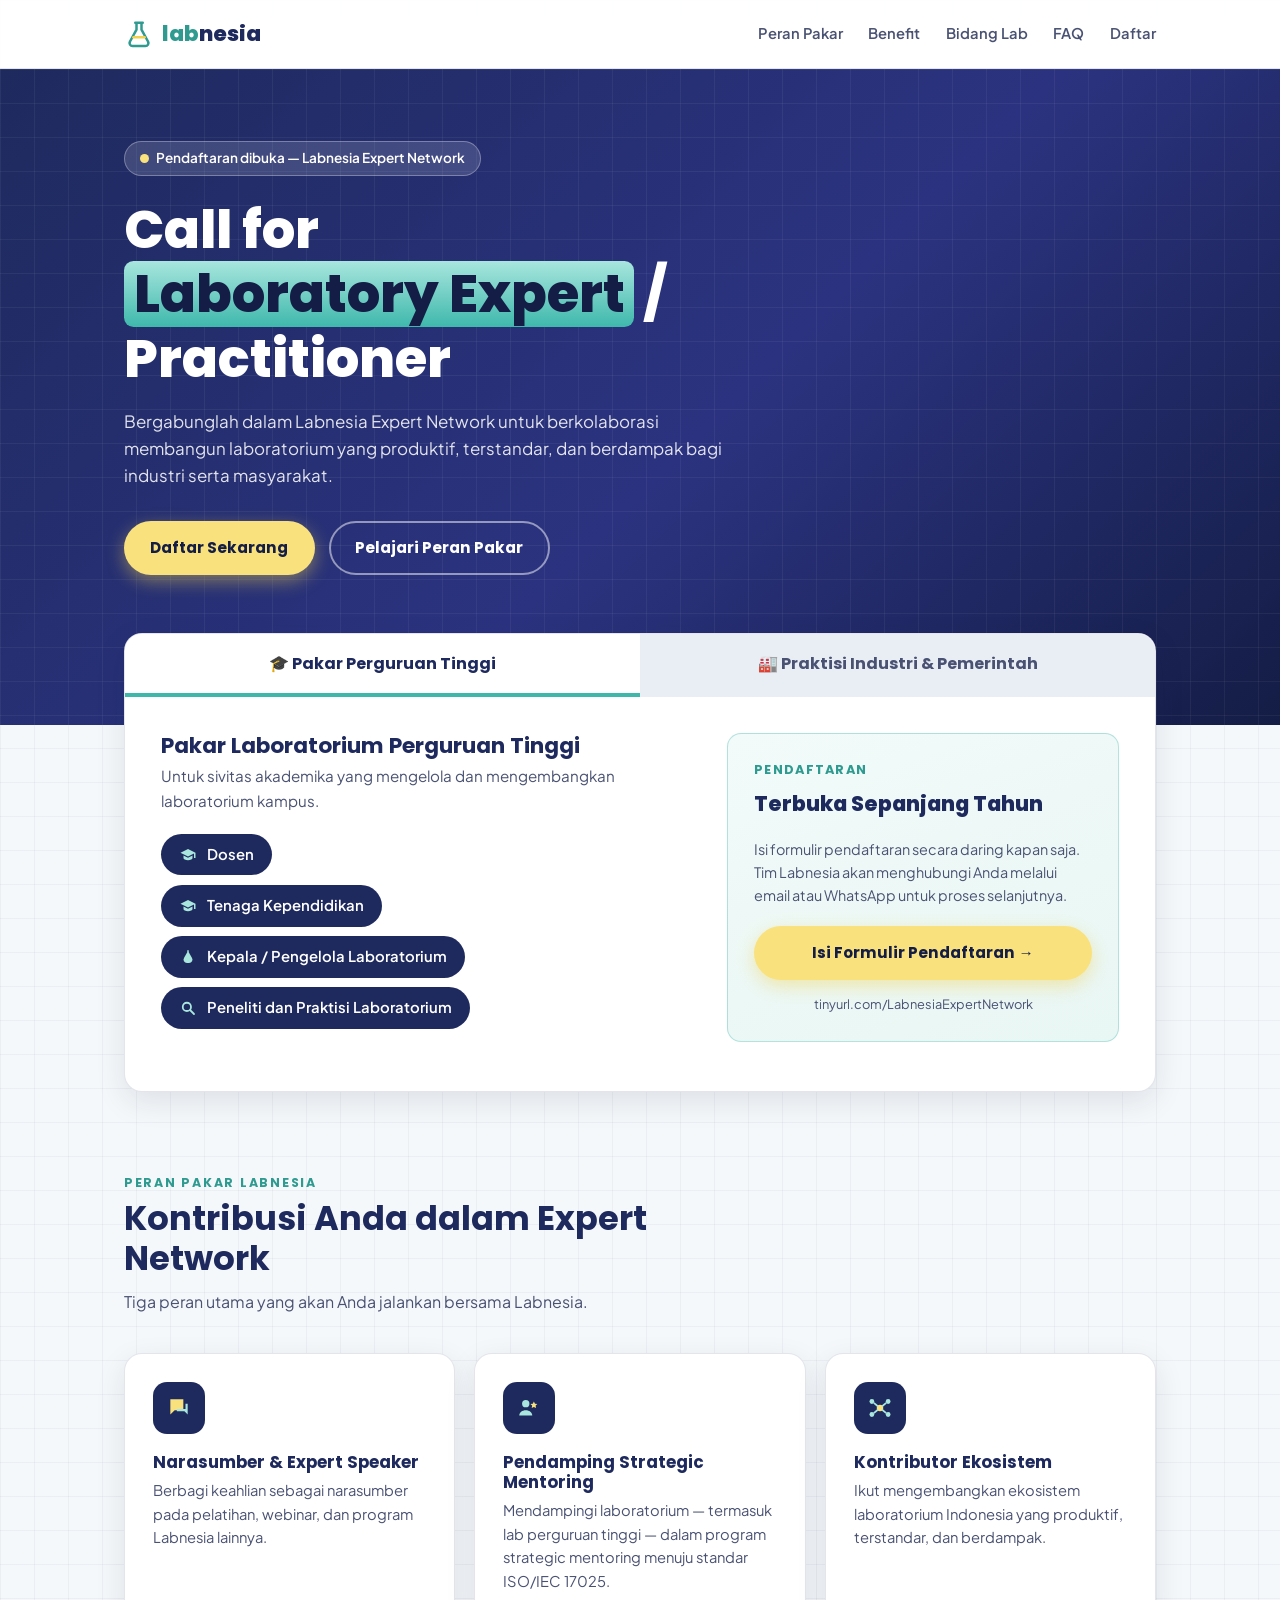
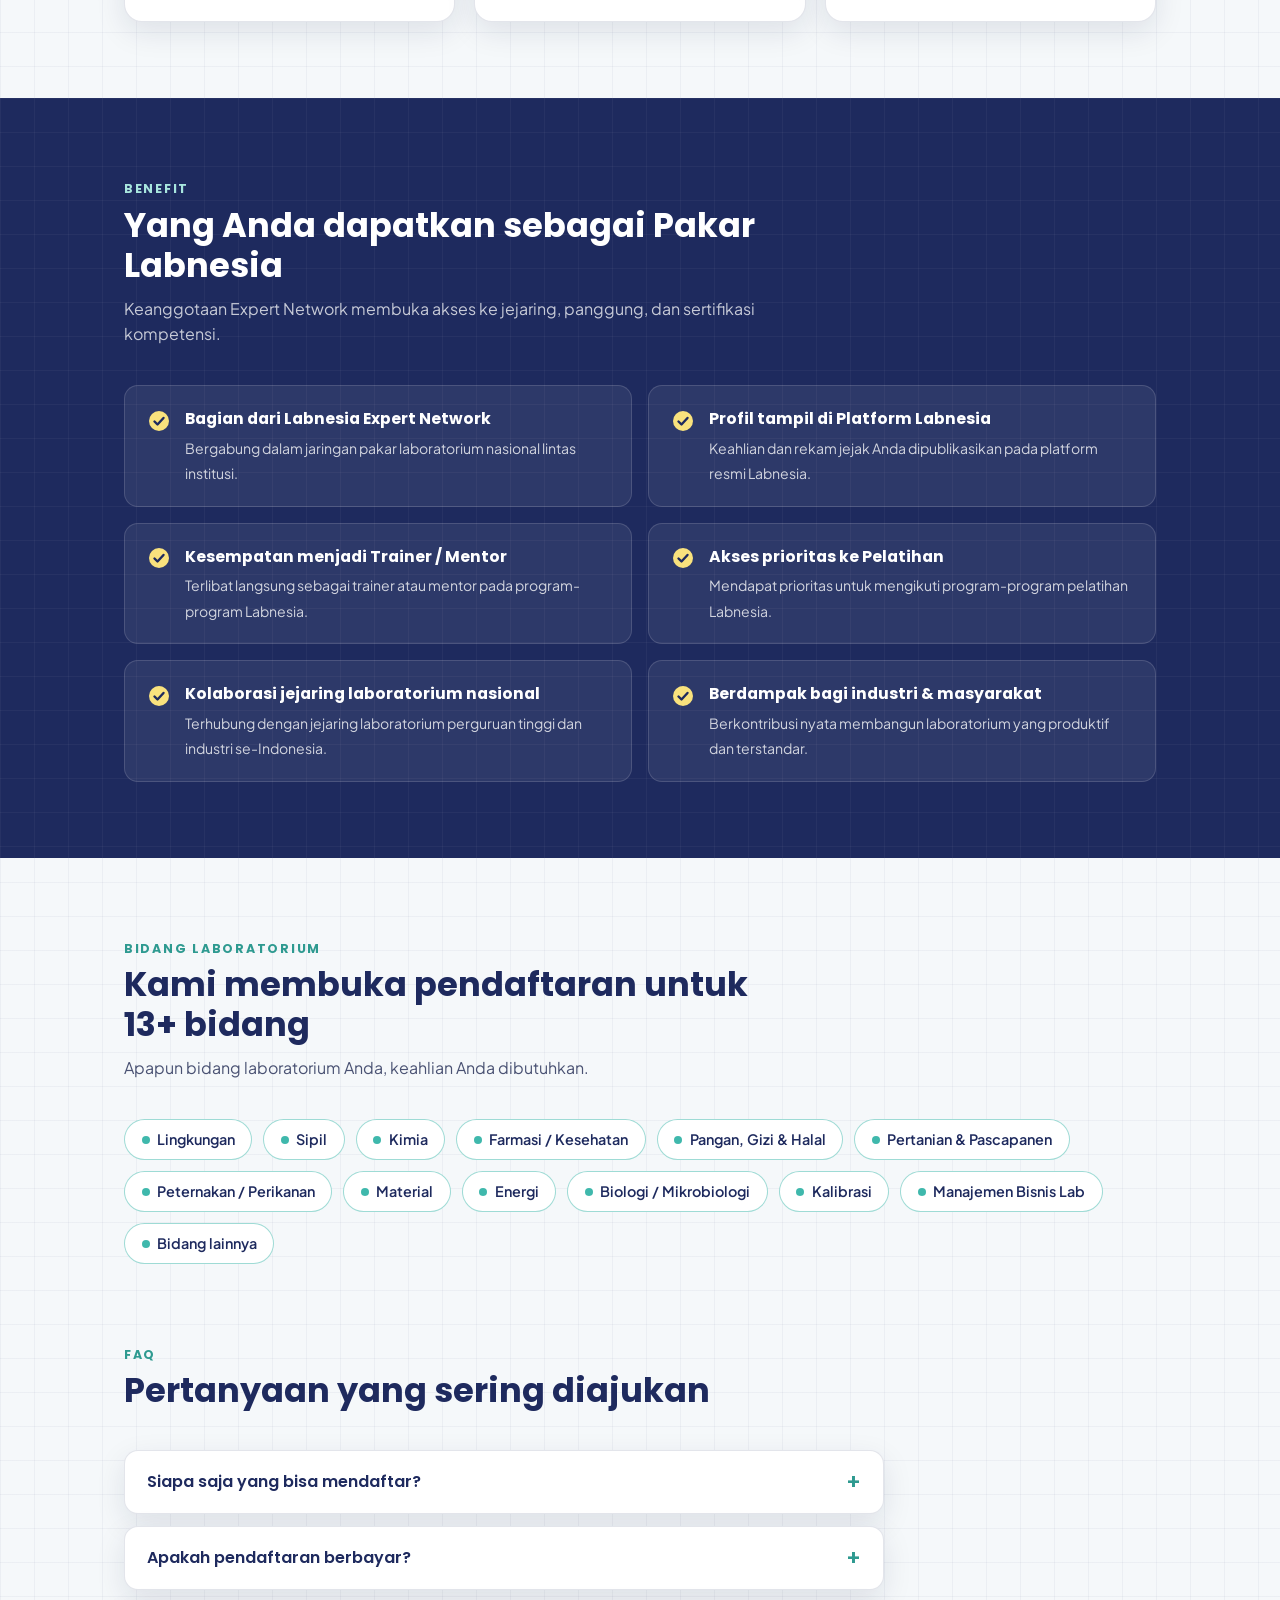
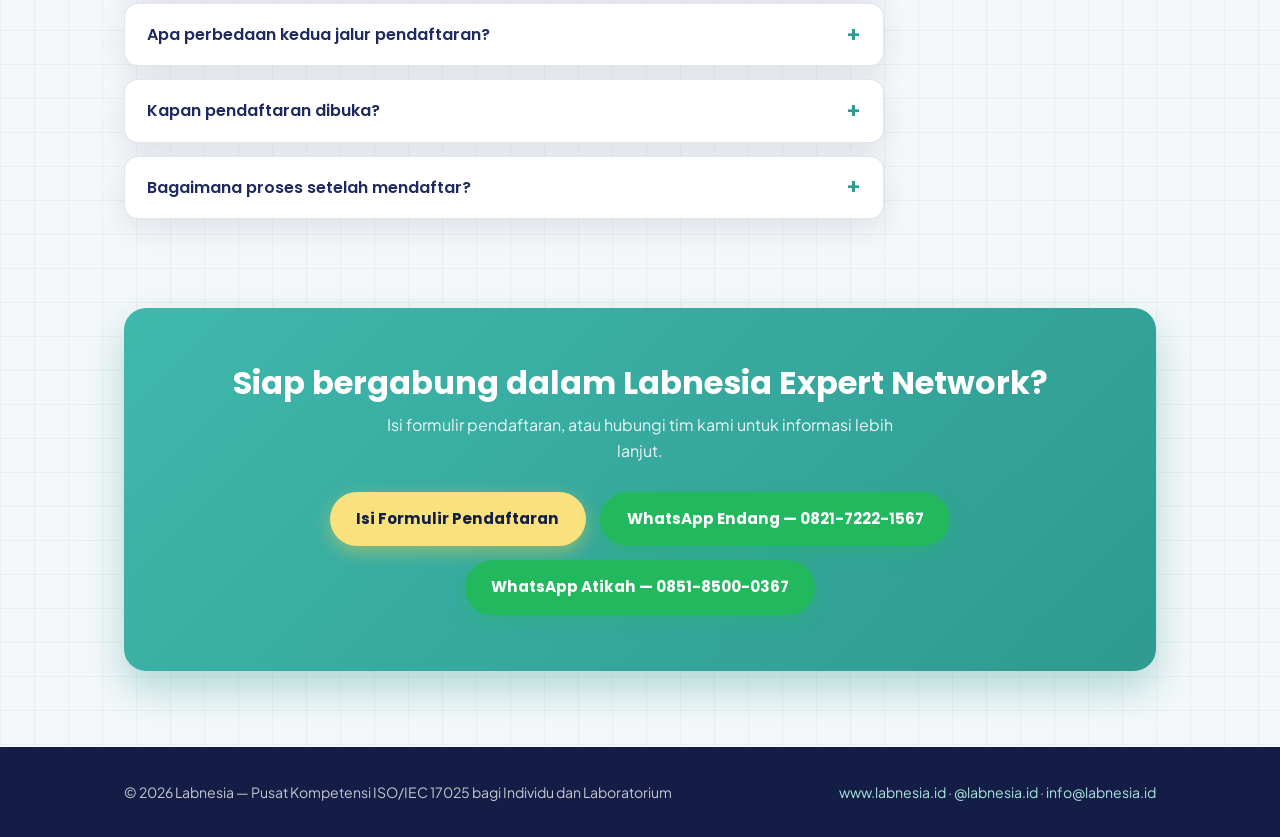
<file: labnesia-expert-network.html>
<!DOCTYPE html>
<html lang="id">
<head>
<meta charset="UTF-8">
<meta name="viewport" content="width=device-width, initial-scale=1.0">
<title>Labnesia Expert Network — Bergabung sebagai Pakar Laboratorium</title>
<link rel="preconnect" href="https://fonts.googleapis.com">
<link rel="preconnect" href="https://fonts.gstatic.com" crossorigin>
<link href="https://fonts.googleapis.com/css2?family=Poppins:wght@600;700;800&family=Plus+Jakarta+Sans:ital,wght@0,400;0,500;0,600;0,700;1,500&display=swap" rel="stylesheet">
<style>
:root{
  --navy:#1E2A5E;
  --navy-deep:#141D45;
  --indigo:#2B3380;
  --teal:#3FB8AC;
  --teal-dark:#2E9A90;
  --mint:#A8E6DE;
  --yellow:#F9E27D;
  --yellow-deep:#F2D14E;
  --paper:#F5F8FA;
  --white:#FFFFFF;
  --ink:#1C2340;
  --ink-soft:#4A5273;
  --line:rgba(30,42,94,.12);
  --radius:18px;
  --shadow:0 10px 30px rgba(20,29,69,.10);
}
*{margin:0;padding:0;box-sizing:border-box}
html{scroll-behavior:smooth}
body{
  font-family:'Plus Jakarta Sans',system-ui,sans-serif;
  color:var(--ink);
  background:
    linear-gradient(rgba(30,42,94,.045) 1px, transparent 1px),
    linear-gradient(90deg, rgba(30,42,94,.045) 1px, transparent 1px),
    var(--paper);
  background-size:34px 34px, 34px 34px, auto;
  line-height:1.6;
}
h1,h2,h3{font-family:'Poppins',sans-serif;line-height:1.2}
a{color:inherit}
img{max-width:100%}
.wrap{max-width:1080px;margin:0 auto;padding:0 24px}
.eyebrow{
  display:inline-block;font-family:'Poppins',sans-serif;font-weight:700;
  font-size:.78rem;letter-spacing:.14em;text-transform:uppercase;
  color:var(--teal-dark);
}
.btn{
  display:inline-flex;align-items:center;gap:.55em;
  font-family:'Poppins',sans-serif;font-weight:700;font-size:.95rem;
  padding:.85em 1.6em;border-radius:999px;text-decoration:none;
  border:2px solid transparent;cursor:pointer;
  transition:transform .15s ease, box-shadow .15s ease, background .15s ease;
}
.btn:focus-visible{outline:3px solid var(--teal);outline-offset:3px}
.btn-primary{background:var(--yellow);color:var(--navy-deep);box-shadow:0 6px 18px rgba(242,209,78,.45)}
.btn-primary:hover{transform:translateY(-2px);background:var(--yellow-deep)}
.btn-ghost{background:transparent;color:var(--white);border-color:rgba(255,255,255,.5)}
.btn-ghost:hover{background:rgba(255,255,255,.12)}
.btn-wa{background:#22B95E;color:#fff;box-shadow:0 6px 18px rgba(34,185,94,.35)}
.btn-wa:hover{transform:translateY(-2px)}

/* ---------- Header ---------- */
header{
  position:sticky;top:0;z-index:50;
  background:rgba(255,255,255,.92);backdrop-filter:blur(8px);
  border-bottom:1px solid var(--line);
}
.nav{display:flex;align-items:center;justify-content:space-between;height:68px}
.logo{display:flex;align-items:center;gap:.5rem;text-decoration:none}
.logo svg{width:30px;height:30px}
.logo strong{font-family:'Poppins',sans-serif;font-weight:800;font-size:1.35rem;color:var(--teal-dark)}
.logo strong span{color:var(--navy)}
.nav-links{display:flex;gap:1.6rem;font-weight:600;font-size:.92rem}
.nav-links a{text-decoration:none;color:var(--ink-soft)}
.nav-links a:hover{color:var(--teal-dark)}
@media(max-width:760px){.nav-links{display:none}}

/* ---------- Hero ---------- */
.hero{
  background:linear-gradient(135deg,var(--navy) 0%,var(--indigo) 55%,var(--navy-deep) 100%);
  color:var(--white);
  padding:72px 0 150px;
  position:relative;overflow:hidden;
}
.hero::before{
  content:"";position:absolute;inset:0;
  background:
    linear-gradient(rgba(255,255,255,.05) 1px, transparent 1px),
    linear-gradient(90deg, rgba(255,255,255,.05) 1px, transparent 1px);
  background-size:34px 34px;
  pointer-events:none;
}
.hero .wrap{position:relative}
.hero-badge{
  display:inline-flex;align-items:center;gap:.5em;
  background:rgba(255,255,255,.14);border:1px solid rgba(255,255,255,.3);
  border-radius:999px;padding:.4em 1.1em;font-weight:600;font-size:.85rem;
  margin-bottom:1.4rem;
}
.hero-badge .dot{width:9px;height:9px;border-radius:50%;background:var(--yellow);animation:pulse 1.8s infinite}
@keyframes pulse{0%,100%{opacity:1}50%{opacity:.35}}
.hero h1{
  font-size:clamp(2rem,4.6vw,3.3rem);font-weight:800;max-width:17ch;
  margin-bottom:1.1rem;
}
.hero h1 .hl{
  color:var(--navy-deep);
  background:linear-gradient(180deg,var(--mint),var(--teal));
  padding:.02em .18em;border-radius:.18em;display:inline-block;
}
.hero p.lead{max-width:52ch;font-size:1.06rem;color:rgba(255,255,255,.86);margin-bottom:2rem}
.hero-ctas{display:flex;flex-wrap:wrap;gap:.9rem}
.periods{display:flex;flex-wrap:wrap;gap:.8rem;margin-top:2.2rem}
.period-chip{
  background:var(--navy-deep);border:1px solid rgba(255,255,255,.18);
  border-radius:14px;padding:.7em 1.1em;font-size:.86rem;
}
.period-chip strong{display:block;font-family:'Poppins',sans-serif;color:var(--yellow);font-size:.95rem}

/* ---------- Track tabs (signature) ---------- */
.tracks{margin-top:-92px;position:relative;z-index:2}
.track-card{
  background:var(--white);border-radius:var(--radius);box-shadow:var(--shadow);
  overflow:hidden;border:1px solid var(--line);
}
.track-tabs{display:flex}
.track-tab{
  flex:1;font-family:'Poppins',sans-serif;font-weight:700;font-size:1rem;
  padding:1.05em .8em;border:none;cursor:pointer;
  background:#E9EEF4;color:var(--ink-soft);
  border-bottom:4px solid transparent;
  transition:background .15s,color .15s;
}
.track-tab[aria-selected="true"]{background:var(--white);color:var(--navy);border-bottom-color:var(--teal)}
.track-tab:focus-visible{outline:3px solid var(--teal);outline-offset:-3px}
.track-panel{display:none;padding:36px;gap:36px}
.track-panel.active{display:grid;grid-template-columns:1.15fr .85fr}
@media(max-width:820px){.track-panel.active{grid-template-columns:1fr}.track-panel{padding:26px}}
.track-panel h3{font-size:1.35rem;color:var(--navy);margin-bottom:.35rem}
.track-panel .sub{color:var(--ink-soft);font-size:.95rem;margin-bottom:1.3rem}
.invite-list{list-style:none;display:grid;gap:.6rem;margin-bottom:1.6rem}
.invite-list li{
  display:flex;align-items:center;gap:.7em;
  background:var(--navy);color:#fff;font-weight:600;font-size:.93rem;
  border-radius:999px;padding:.6em 1.2em;width:fit-content;max-width:100%;
}
.invite-list li svg{flex:none;width:18px;height:18px}
.track-side{
  background:linear-gradient(160deg,#F2FBF9,#E8F6F4);
  border:1px solid rgba(63,184,172,.35);
  border-radius:14px;padding:26px;align-self:start;
}
.track-side .label{
  font-family:'Poppins',sans-serif;font-weight:700;font-size:.8rem;
  letter-spacing:.1em;text-transform:uppercase;color:var(--teal-dark);
  margin-bottom:.4rem;
}
.track-side .date{
  font-family:'Poppins',sans-serif;font-weight:800;font-size:1.3rem;color:var(--navy);
  margin-bottom:1.1rem;
}
.track-side p{font-size:.9rem;color:var(--ink-soft);margin-bottom:1.2rem}
.track-side .btn{width:100%;justify-content:center}
.form-url{display:block;margin-top:.9rem;font-size:.8rem;color:var(--ink-soft);word-break:break-all;text-align:center}

/* ---------- Sections ---------- */
section{padding:76px 0}
.sec-head{max-width:640px;margin-bottom:2.4rem}
.sec-head h2{font-size:clamp(1.5rem,3vw,2.1rem);color:var(--navy);margin:.35rem 0 .6rem}
.sec-head p{color:var(--ink-soft)}

/* Peran */
.roles{display:grid;grid-template-columns:repeat(3,1fr);gap:1.2rem}
@media(max-width:820px){.roles{grid-template-columns:1fr}}
.role{
  background:var(--white);border:1px solid var(--line);border-radius:var(--radius);
  padding:28px;box-shadow:var(--shadow);
}
.role .icon{
  width:52px;height:52px;border-radius:14px;display:grid;place-items:center;
  background:var(--navy);margin-bottom:1.1rem;
}
.role .icon svg{width:26px;height:26px}
.role h3{font-size:1.05rem;color:var(--navy);margin-bottom:.45rem}
.role p{font-size:.92rem;color:var(--ink-soft)}

/* Benefit */
.benefit-sec{background:var(--navy);color:#fff;position:relative;overflow:hidden}
.benefit-sec::before{
  content:"";position:absolute;inset:0;
  background:
    linear-gradient(rgba(255,255,255,.04) 1px, transparent 1px),
    linear-gradient(90deg, rgba(255,255,255,.04) 1px, transparent 1px);
  background-size:34px 34px;pointer-events:none;
}
.benefit-sec .wrap{position:relative}
.benefit-sec .eyebrow{color:var(--mint)}
.benefit-sec h2{color:#fff}
.benefit-sec .sec-head p{color:rgba(255,255,255,.75)}
.benefits{display:grid;grid-template-columns:repeat(2,1fr);gap:1rem}
@media(max-width:760px){.benefits{grid-template-columns:1fr}}
.benefit{
  display:flex;gap:.9em;align-items:flex-start;
  background:rgba(255,255,255,.07);border:1px solid rgba(255,255,255,.14);
  border-radius:14px;padding:20px 22px;
}
.benefit svg{flex:none;width:24px;height:24px;margin-top:.15em}
.benefit strong{font-family:'Poppins',sans-serif;display:block;font-size:.98rem;margin-bottom:.2rem}
.benefit span{font-size:.88rem;color:rgba(255,255,255,.78)}

/* Bidang */
.fields{display:flex;flex-wrap:wrap;gap:.7rem}
.field-chip{
  display:inline-flex;align-items:center;gap:.5em;
  background:var(--white);border:1.5px solid rgba(63,184,172,.5);
  color:var(--navy);font-weight:600;font-size:.9rem;
  border-radius:999px;padding:.55em 1.15em;
}
.field-chip::before{content:"";width:8px;height:8px;border-radius:50%;background:var(--teal)}

/* FAQ */
.faq{max-width:760px}
details{
  background:var(--white);border:1px solid var(--line);border-radius:14px;
  margin-bottom:.8rem;box-shadow:var(--shadow);
}
summary{
  font-family:'Poppins',sans-serif;font-weight:600;color:var(--navy);
  padding:18px 22px;cursor:pointer;list-style:none;position:relative;
}
summary::-webkit-details-marker{display:none}
summary::after{
  content:"+";position:absolute;right:22px;top:50%;transform:translateY(-50%);
  font-size:1.3rem;color:var(--teal-dark);transition:transform .2s;
}
details[open] summary::after{transform:translateY(-50%) rotate(45deg)}
details p{padding:0 22px 18px;color:var(--ink-soft);font-size:.94rem}

/* CTA final */
.cta-final{
  background:linear-gradient(135deg,var(--teal) 0%,var(--teal-dark) 100%);
  border-radius:22px;color:#fff;padding:56px 40px;text-align:center;
  box-shadow:0 18px 40px rgba(46,154,144,.35);
}
.cta-final h2{font-size:clamp(1.5rem,3vw,2rem);margin-bottom:.6rem}
.cta-final p{max-width:46ch;margin:0 auto 1.8rem;color:rgba(255,255,255,.9)}
.cta-final .btns{display:flex;flex-wrap:wrap;gap:.9rem;justify-content:center}
@media(max-width:600px){.cta-final{padding:40px 22px}}

/* Footer */
footer{background:var(--navy-deep);color:rgba(255,255,255,.75);padding:34px 0;font-size:.88rem}
footer .wrap{display:flex;flex-wrap:wrap;gap:1rem;justify-content:space-between;align-items:center}
footer a{color:var(--mint);text-decoration:none}
footer a:hover{text-decoration:underline}

@media (prefers-reduced-motion: reduce){
  *,*::before,*::after{animation:none!important;transition:none!important}
  html{scroll-behavior:auto}
}
</style>
</head>
<body>

<header>
  <div class="wrap nav">
    <a class="logo" href="#" aria-label="Labnesia — beranda">
      <svg viewBox="0 0 24 24" fill="none" aria-hidden="true">
        <path d="M9 3h6M10 3v5.5L4.8 18a2.4 2.4 0 0 0 2.1 3.6h10.2a2.4 2.4 0 0 0 2.1-3.6L14 8.5V3" stroke="#2E9A90" stroke-width="2" stroke-linecap="round" stroke-linejoin="round"/>
        <path d="M7.5 14.5h9" stroke="#F2D14E" stroke-width="2" stroke-linecap="round"/>
      </svg>
      <strong>lab<span>nesia</span></strong>
    </a>
    <nav class="nav-links" aria-label="Navigasi utama">
      <a href="#peran">Peran Pakar</a>
      <a href="#benefit">Benefit</a>
      <a href="#bidang">Bidang Lab</a>
      <a href="#faq">FAQ</a>
      <a href="#daftar">Daftar</a>
    </nav>
  </div>
</header>

<main>
<!-- ================= HERO ================= -->
<section class="hero" aria-labelledby="hero-title" style="padding-top:72px">
  <div class="wrap">
    <span class="hero-badge"><span class="dot" aria-hidden="true"></span> Pendaftaran dibuka — Labnesia Expert Network</span>
    <h1 id="hero-title">Call for <span class="hl">Laboratory Expert</span> / Practitioner</h1>
    <p class="lead">Bergabunglah dalam Labnesia Expert Network untuk berkolaborasi membangun laboratorium yang produktif, terstandar, dan berdampak bagi industri serta masyarakat.</p>
    <div class="hero-ctas">
      <a class="btn btn-primary" href="#daftar">Daftar Sekarang</a>
      <a class="btn btn-ghost" href="#peran">Pelajari Peran Pakar</a>
    </div>
  </div>
</section>

<!-- ================= DUA JALUR (signature) ================= -->
<div class="wrap tracks" id="daftar">
  <div class="track-card">
    <div class="track-tabs" role="tablist" aria-label="Pilih jalur pendaftaran">
      <button class="track-tab" id="tab-pt" role="tab" aria-selected="true" aria-controls="panel-pt">🎓 Pakar Perguruan Tinggi</button>
      <button class="track-tab" id="tab-industri" role="tab" aria-selected="false" aria-controls="panel-industri">🏭 Praktisi Industri &amp; Pemerintah</button>
    </div>

    <div class="track-panel active" id="panel-pt" role="tabpanel" aria-labelledby="tab-pt">
      <div>
        <h3>Pakar Laboratorium Perguruan Tinggi</h3>
        <p class="sub">Untuk sivitas akademika yang mengelola dan mengembangkan laboratorium kampus.</p>
        <ul class="invite-list">
          <li><svg viewBox="0 0 24 24" fill="none" aria-hidden="true"><path d="M12 4 2 9l10 5 8-4v6h2V9L12 4Z" fill="#A8E6DE"/><path d="M6 12.5V16c0 1.7 2.7 3 6 3s6-1.3 6-3v-3.5l-6 3-6-3Z" fill="#A8E6DE"/></svg> Dosen</li>
          <li><svg viewBox="0 0 24 24" fill="none" aria-hidden="true"><path d="M12 4 2 9l10 5 8-4v6h2V9L12 4Z" fill="#A8E6DE"/><path d="M6 12.5V16c0 1.7 2.7 3 6 3s6-1.3 6-3v-3.5l-6 3-6-3Z" fill="#A8E6DE"/></svg> Tenaga Kependidikan</li>
          <li><svg viewBox="0 0 24 24" fill="none" aria-hidden="true"><path d="M13 3h-2v2.6L6.8 13A4.5 4.5 0 0 0 10.6 20h2.8A4.5 4.5 0 0 0 17.2 13L13 5.6V3Z" fill="#A8E6DE"/></svg> Kepala / Pengelola Laboratorium</li>
          <li><svg viewBox="0 0 24 24" fill="none" aria-hidden="true"><circle cx="10.5" cy="10.5" r="5.5" stroke="#A8E6DE" stroke-width="2.4"/><path d="m15 15 5 5" stroke="#A8E6DE" stroke-width="2.4" stroke-linecap="round"/></svg> Peneliti dan Praktisi Laboratorium</li>
        </ul>
      </div>
      <div class="track-side">
        <div class="label">Pendaftaran</div>
        <div class="date">Terbuka Sepanjang Tahun</div>
        <p>Isi formulir pendaftaran secara daring kapan saja. Tim Labnesia akan menghubungi Anda melalui email atau WhatsApp untuk proses selanjutnya.</p>
        <a class="btn btn-primary" href="https://tinyurl.com/LabnesiaExpertNetwork" target="_blank" rel="noopener">Isi Formulir Pendaftaran →</a>
        <span class="form-url">tinyurl.com/LabnesiaExpertNetwork</span>
      </div>
    </div>

    <div class="track-panel" id="panel-industri" role="tabpanel" aria-labelledby="tab-industri" hidden>
      <div>
        <h3>Praktisi Laboratorium Standar ISO/IEC 17025</h3>
        <p class="sub">Untuk praktisi dari industri, swasta, dan laboratorium pemerintah.</p>
        <ul class="invite-list">
          <li><svg viewBox="0 0 24 24" fill="none" aria-hidden="true"><path d="M4 20V9l6 3V9l6 3V6h4v14H4Z" fill="#A8E6DE"/></svg> Praktisi Lab Industri</li>
          <li><svg viewBox="0 0 24 24" fill="none" aria-hidden="true"><path d="M12 3 3 8h18L12 3ZM5 10v7H3v3h18v-3h-2v-7h-3v7h-3v-7h-2v7H8v-7H5Z" fill="#A8E6DE"/></svg> Praktisi Lab Pemerintah</li>
          <li><svg viewBox="0 0 24 24" fill="none" aria-hidden="true"><path d="M13 3h-2v2.6L6.8 13A4.5 4.5 0 0 0 10.6 20h2.8A4.5 4.5 0 0 0 17.2 13L13 5.6V3Z" fill="#A8E6DE"/></svg> Praktisi Lab Swasta</li>
          <li><svg viewBox="0 0 24 24" fill="none" aria-hidden="true"><circle cx="10.5" cy="10.5" r="5.5" stroke="#A8E6DE" stroke-width="2.4"/><path d="m15 15 5 5" stroke="#A8E6DE" stroke-width="2.4" stroke-linecap="round"/></svg> Praktisi bidang Lab, GLP, ISO 17025, QC/QA &amp; relevan</li>
        </ul>
      </div>
      <div class="track-side">
        <div class="label">Pendaftaran</div>
        <div class="date">Terbuka Sepanjang Tahun</div>
        <p>Isi formulir pendaftaran secara daring kapan saja. Tim Labnesia akan menghubungi Anda melalui email atau WhatsApp untuk proses selanjutnya.</p>
        <a class="btn btn-primary" href="https://tinyurl.com/LabnesiaExpertNetwork-2" target="_blank" rel="noopener">Isi Formulir Pendaftaran →</a>
        <span class="form-url">tinyurl.com/LabnesiaExpertNetwork-2</span>
      </div>
    </div>
  </div>
</div>

<!-- ================= PERAN ================= -->
<section id="peran" aria-labelledby="peran-title">
  <div class="wrap">
    <div class="sec-head">
      <span class="eyebrow">Peran Pakar Labnesia</span>
      <h2 id="peran-title">Kontribusi Anda dalam Expert Network</h2>
      <p>Tiga peran utama yang akan Anda jalankan bersama Labnesia.</p>
    </div>
    <div class="roles">
      <article class="role">
        <div class="icon" aria-hidden="true"><svg viewBox="0 0 24 24" fill="none"><path d="M4 4h12v10H8l-4 4V4Z" fill="#F9E27D"/><path d="M18 8h2v10l-3-3h-7v-2h8V8Z" fill="#A8E6DE"/></svg></div>
        <h3>Narasumber &amp; Expert Speaker</h3>
        <p>Berbagi keahlian sebagai narasumber pada pelatihan, webinar, dan program Labnesia lainnya.</p>
      </article>
      <article class="role">
        <div class="icon" aria-hidden="true"><svg viewBox="0 0 24 24" fill="none"><circle cx="9" cy="8" r="3.4" fill="#A8E6DE"/><path d="M3 19c0-3 2.7-5 6-5s6 2 6 5H3Z" fill="#A8E6DE"/><path d="m16.5 6 1 2 2.2.3-1.6 1.5.4 2.2-2-1-2 1 .4-2.2-1.6-1.5L15.5 8l1-2Z" fill="#F9E27D"/></svg></div>
        <h3>Pendamping Strategic Mentoring</h3>
        <p>Mendampingi laboratorium — termasuk lab perguruan tinggi — dalam program strategic mentoring menuju standar ISO/IEC 17025.</p>
      </article>
      <article class="role">
        <div class="icon" aria-hidden="true"><svg viewBox="0 0 24 24" fill="none"><circle cx="12" cy="12" r="3" fill="#F9E27D"/><circle cx="4.5" cy="6" r="2.2" fill="#A8E6DE"/><circle cx="19.5" cy="6" r="2.2" fill="#A8E6DE"/><circle cx="4.5" cy="18" r="2.2" fill="#A8E6DE"/><circle cx="19.5" cy="18" r="2.2" fill="#A8E6DE"/><path d="M6.3 7.3 10 10.4M17.7 7.3 14 10.4M6.3 16.7 10 13.6M17.7 16.7 14 13.6" stroke="#A8E6DE" stroke-width="1.6"/></svg></div>
        <h3>Kontributor Ekosistem</h3>
        <p>Ikut mengembangkan ekosistem laboratorium Indonesia yang produktif, terstandar, dan berdampak.</p>
      </article>
    </div>
  </div>
</section>

<!-- ================= BENEFIT ================= -->
<section class="benefit-sec" id="benefit" aria-labelledby="benefit-title">
  <div class="wrap">
    <div class="sec-head">
      <span class="eyebrow">Benefit</span>
      <h2 id="benefit-title">Yang Anda dapatkan sebagai Pakar Labnesia</h2>
      <p>Keanggotaan Expert Network membuka akses ke jejaring, panggung, dan sertifikasi kompetensi.</p>
    </div>
    <div class="benefits">
      <div class="benefit">
        <svg viewBox="0 0 24 24" fill="none" aria-hidden="true"><circle cx="12" cy="12" r="10" fill="#F9E27D"/><path d="m7.5 12.5 3 3 6-6.5" stroke="#1E2A5E" stroke-width="2.4" stroke-linecap="round" stroke-linejoin="round"/></svg>
        <div><strong>Bagian dari Labnesia Expert Network</strong><span>Bergabung dalam jaringan pakar laboratorium nasional lintas institusi.</span></div>
      </div>
      <div class="benefit">
        <svg viewBox="0 0 24 24" fill="none" aria-hidden="true"><circle cx="12" cy="12" r="10" fill="#F9E27D"/><path d="m7.5 12.5 3 3 6-6.5" stroke="#1E2A5E" stroke-width="2.4" stroke-linecap="round" stroke-linejoin="round"/></svg>
        <div><strong>Profil tampil di Platform Labnesia</strong><span>Keahlian dan rekam jejak Anda dipublikasikan pada platform resmi Labnesia.</span></div>
      </div>
      <div class="benefit">
        <svg viewBox="0 0 24 24" fill="none" aria-hidden="true"><circle cx="12" cy="12" r="10" fill="#F9E27D"/><path d="m7.5 12.5 3 3 6-6.5" stroke="#1E2A5E" stroke-width="2.4" stroke-linecap="round" stroke-linejoin="round"/></svg>
        <div><strong>Kesempatan menjadi Trainer / Mentor</strong><span>Terlibat langsung sebagai trainer atau mentor pada program-program Labnesia.</span></div>
      </div>
      <div class="benefit">
        <svg viewBox="0 0 24 24" fill="none" aria-hidden="true"><circle cx="12" cy="12" r="10" fill="#F9E27D"/><path d="m7.5 12.5 3 3 6-6.5" stroke="#1E2A5E" stroke-width="2.4" stroke-linecap="round" stroke-linejoin="round"/></svg>
        <div><strong>Akses prioritas ke Pelatihan</strong><span>Mendapat prioritas untuk mengikuti program-program pelatihan Labnesia.</span></div>
      </div>
      <div class="benefit">
        <svg viewBox="0 0 24 24" fill="none" aria-hidden="true"><circle cx="12" cy="12" r="10" fill="#F9E27D"/><path d="m7.5 12.5 3 3 6-6.5" stroke="#1E2A5E" stroke-width="2.4" stroke-linecap="round" stroke-linejoin="round"/></svg>
        <div><strong>Kolaborasi jejaring laboratorium nasional</strong><span>Terhubung dengan jejaring laboratorium perguruan tinggi dan industri se-Indonesia.</span></div>
      </div>
      <div class="benefit">
        <svg viewBox="0 0 24 24" fill="none" aria-hidden="true"><circle cx="12" cy="12" r="10" fill="#F9E27D"/><path d="m7.5 12.5 3 3 6-6.5" stroke="#1E2A5E" stroke-width="2.4" stroke-linecap="round" stroke-linejoin="round"/></svg>
        <div><strong>Berdampak bagi industri &amp; masyarakat</strong><span>Berkontribusi nyata membangun laboratorium yang produktif dan terstandar.</span></div>
      </div>
    </div>
  </div>
</section>

<!-- ================= BIDANG ================= -->
<section id="bidang" aria-labelledby="bidang-title">
  <div class="wrap">
    <div class="sec-head">
      <span class="eyebrow">Bidang Laboratorium</span>
      <h2 id="bidang-title">Kami membuka pendaftaran untuk 13+ bidang</h2>
      <p>Apapun bidang laboratorium Anda, keahlian Anda dibutuhkan.</p>
    </div>
    <div class="fields">
      <span class="field-chip">Lingkungan</span>
      <span class="field-chip">Sipil</span>
      <span class="field-chip">Kimia</span>
      <span class="field-chip">Farmasi / Kesehatan</span>
      <span class="field-chip">Pangan, Gizi &amp; Halal</span>
      <span class="field-chip">Pertanian &amp; Pascapanen</span>
      <span class="field-chip">Peternakan / Perikanan</span>
      <span class="field-chip">Material</span>
      <span class="field-chip">Energi</span>
      <span class="field-chip">Biologi / Mikrobiologi</span>
      <span class="field-chip">Kalibrasi</span>
      <span class="field-chip">Manajemen Bisnis Lab</span>
      <span class="field-chip">Bidang lainnya</span>
    </div>
  </div>
</section>

<!-- ================= FAQ ================= -->
<section id="faq" aria-labelledby="faq-title" style="padding-top:0">
  <div class="wrap">
    <div class="sec-head">
      <span class="eyebrow">FAQ</span>
      <h2 id="faq-title">Pertanyaan yang sering diajukan</h2>
    </div>
    <div class="faq">
      <details>
        <summary>Siapa saja yang bisa mendaftar?</summary>
        <p>Jalur perguruan tinggi terbuka untuk dosen, tenaga kependidikan, kepala/pengelola laboratorium, serta peneliti dan praktisi laboratorium. Jalur industri terbuka untuk praktisi lab industri, pemerintah, swasta, serta seluruh praktisi di bidang lab, GLP, ISO 17025, dan QC/QA.</p>
      </details>
      <details>
        <summary>Apakah pendaftaran berbayar?</summary>
        <p>Tidak. Pendaftaran Labnesia Expert Network tidak dipungut biaya. Anda cukup mengisi formulir pendaftaran daring.</p>
      </details>
      <details>
        <summary>Apa perbedaan kedua jalur pendaftaran?</summary>
        <p>Perbedaannya hanya pada latar belakang pendaftar: jalur perguruan tinggi untuk sivitas akademika, dan jalur industri untuk praktisi dari industri, swasta, serta laboratorium pemerintah. Peran dan benefit yang diperoleh pada dasarnya sama.</p>
      </details>
      <details>
        <summary>Kapan pendaftaran dibuka?</summary>
        <p>Pendaftaran Labnesia Expert Network terbuka sepanjang tahun. Anda dapat mengisi formulir pendaftaran kapan saja.</p>
      </details>
      <details>
        <summary>Bagaimana proses setelah mendaftar?</summary>
        <p>Tim Labnesia akan melakukan kurasi terhadap profil dan bidang keahlian Anda, kemudian menghubungi Anda melalui email atau WhatsApp untuk tahap selanjutnya.</p>
      </details>
    </div>
  </div>
</section>

<!-- ================= CTA FINAL ================= -->
<section style="padding-top:0">
  <div class="wrap">
    <div class="cta-final">
      <h2>Siap bergabung dalam Labnesia Expert Network?</h2>
      <p>Isi formulir pendaftaran, atau hubungi tim kami untuk informasi lebih lanjut.</p>
      <div class="btns">
        <a class="btn btn-primary" href="#daftar">Isi Formulir Pendaftaran</a>
        <a class="btn btn-wa" href="https://wa.me/6282172221567" target="_blank" rel="noopener">WhatsApp Endang — 0821-7222-1567</a>
        <a class="btn btn-wa" href="https://wa.me/6285185000367" target="_blank" rel="noopener">WhatsApp Atikah — 0851-8500-0367</a>
      </div>
    </div>
  </div>
</section>
</main>

<footer>
  <div class="wrap">
    <div>© 2026 Labnesia — Pusat Kompetensi ISO/IEC 17025 bagi Individu dan Laboratorium</div>
    <div>
      <a href="https://www.labnesia.id" target="_blank" rel="noopener">www.labnesia.id</a> ·
      <a href="https://instagram.com/labnesia.id" target="_blank" rel="noopener">@labnesia.id</a> ·
      <a href="mailto:info@labnesia.id">info@labnesia.id</a>
    </div>
  </div>
</footer>

<script>
const tabs = document.querySelectorAll('.track-tab');
const panels = document.querySelectorAll('.track-panel');
tabs.forEach(tab => {
  tab.addEventListener('click', () => {
    tabs.forEach(t => t.setAttribute('aria-selected', t === tab ? 'true' : 'false'));
    panels.forEach(p => {
      const active = p.id === tab.getAttribute('aria-controls');
      p.classList.toggle('active', active);
      p.hidden = !active;
    });
  });
});
</script>
</body>
</html>
</file>
